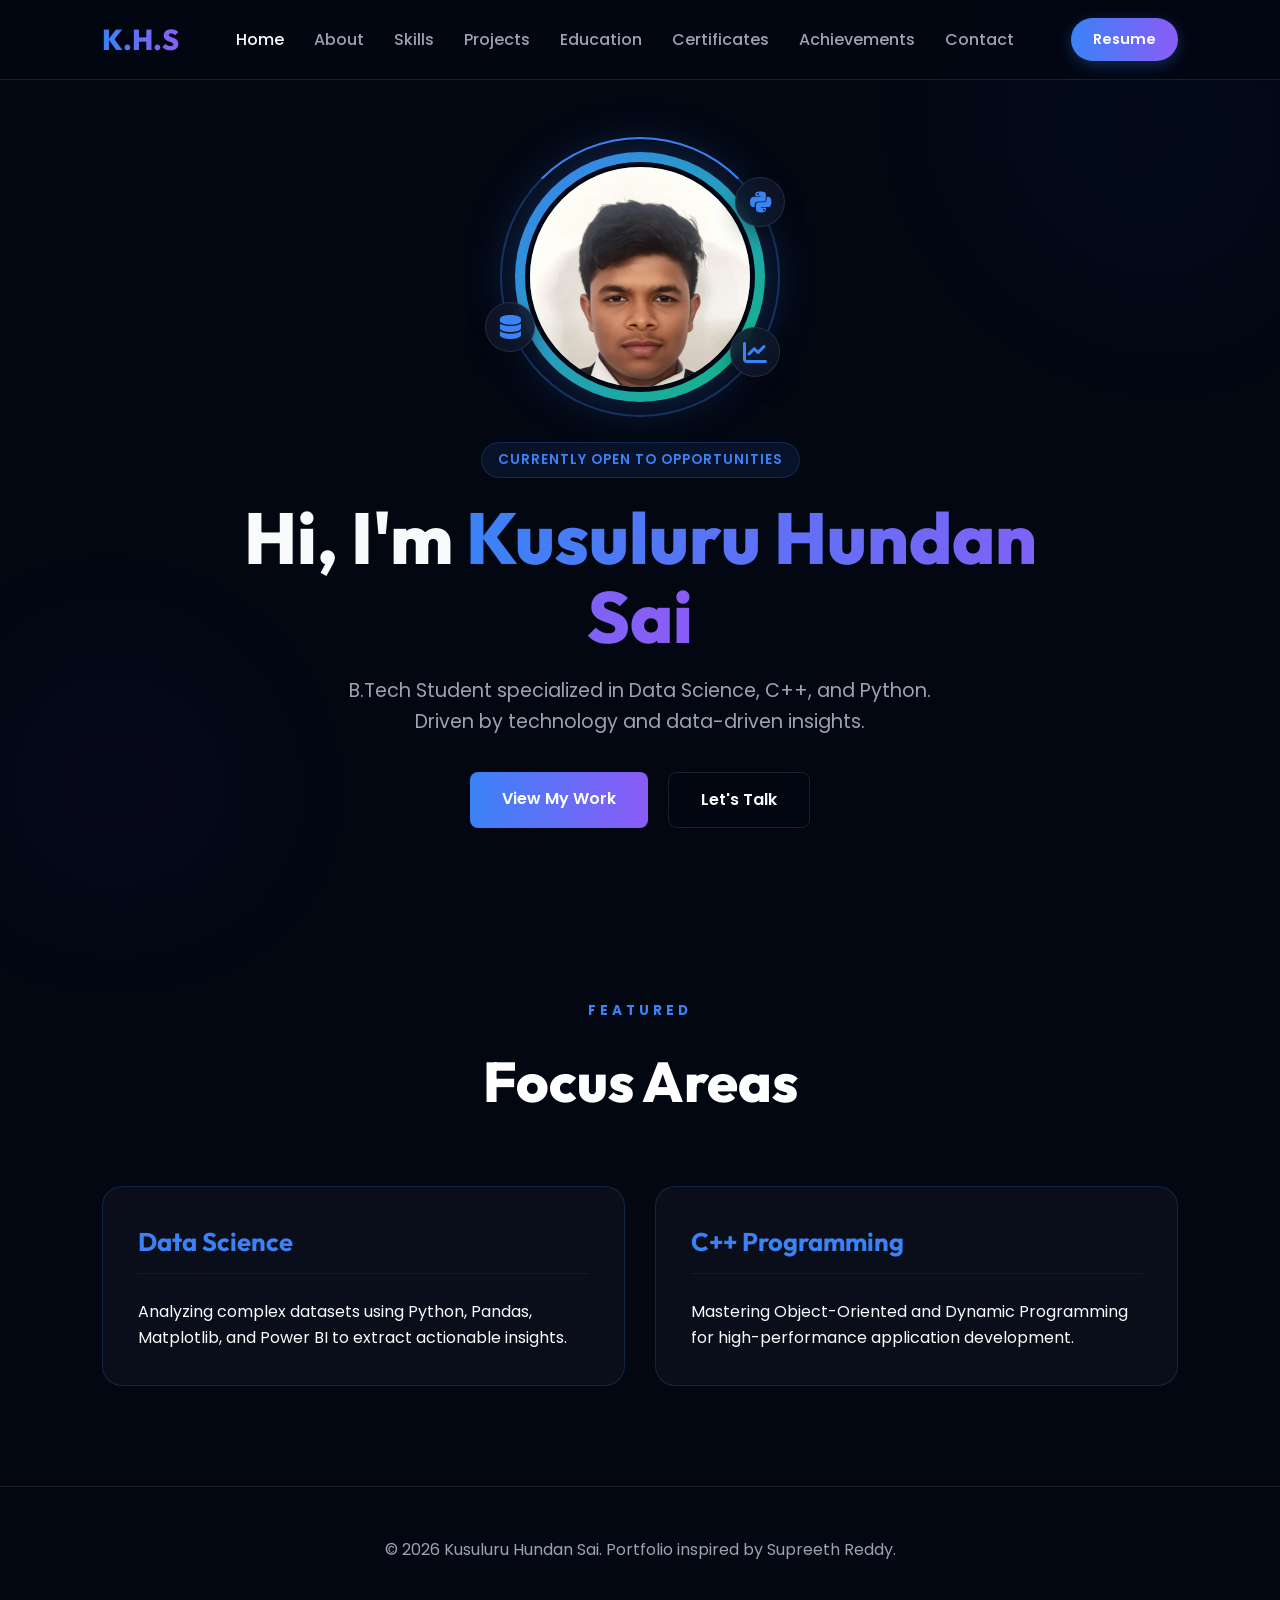
<file: index.html>
<!DOCTYPE html>
<html lang="en">

<head>
    <meta charset="UTF-8">
    <meta name="viewport" content="width=device-width, initial-scale=1.0">
    <title>Kusuluru Hundan Sai | Portfolio</title>
    <link rel="stylesheet" href="style.css">
    <link rel="stylesheet" href="https://cdnjs.cloudflare.com/ajax/libs/font-awesome/6.4.0/css/all.min.css">
    <link rel="stylesheet" href="https://unpkg.com/aos@next/dist/aos.css" />
</head>

<body>
    <div class="noise-overlay"></div>
    <div class="bg-blobs">
        <div class="blob blob-1"></div>
        <div class="blob blob-2"></div>
    </div>

    <nav>
        <div class="nav-logo">K.H.S</div>
        <div class="nav-links">
            <a href="index.html" class="active">Home</a>
            <a href="about.html">About</a>
            <a href="skills.html">Skills</a>
            <a href="projects.html">Projects</a>
            <a href="education.html">Education</a>
            <a href="certificates.html">Certificates</a>
            <a href="achievements.html">Achievements</a>
            <a href="contact.html">Contact</a>
        </div>
        <a href="resume.pdf" class="btn-resume" target="_blank">Resume</a>
    </nav>

    <header class="hero">
        <div class="hero-content" data-aos="fade-up">
            <div class="hero-image">
                <div class="orbit-ring"></div>
                <img src="assets/profile.png" alt="Kusuluru Hundan Sai">
                <div class="tech-bubble tb-1"><i class="fab fa-python"></i></div>
                <div class="tech-bubble tb-2"><i class="fas fa-database"></i></div>
                <div class="tech-bubble tb-3"><i class="fas fa-chart-line"></i></div>
            </div>
            <div class="hero-badge">Currently Open to Opportunities</div>
            <h1 class="hero-title">Hi, I'm <span>Kusuluru Hundan Sai</span></h1>
            <p class="hero-desc">B.Tech Student specialized in Data Science, C++, and Python. Driven by technology and
                data-driven insights.</p>
            <div class="hero-btns">
                <a href="projects.html" class="btn-primary">View My Work</a>
                <a href="contact.html" class="btn-secondary">Let's Talk</a>
            </div>
        </div>
    </header>

    <section class="highlights">
        <div class="section-head" data-aos="fade-up">
            <span class="section-tag">Featured</span>
            <h2 class="section-title">Focus Areas</h2>
        </div>
        <div class="skills-editorial-grid">
            <div class="skill-category-card" data-aos="fade-right">
                <h3 class="skill-cat-title">Data Science</h3>
                <p>Analyzing complex datasets using Python, Pandas, Matplotlib, and Power BI to extract actionable
                    insights.</p>
            </div>
            <div class="skill-category-card" data-aos="fade-left">
                <h3 class="skill-cat-title">C++ Programming</h3>
                <p>Mastering Object-Oriented and Dynamic Programming for high-performance application development.</p>
            </div>
        </div>
    </section>

    <footer>
        <p>&copy; 2026 Kusuluru Hundan Sai. Portfolio inspired by Supreeth Reddy.</p>
    </footer>

    <script src="https://unpkg.com/aos@next/dist/aos.js"></script>
    <script>
        AOS.init({ duration: 1000, once: true });
    </script>
</body>

</html>
</file>
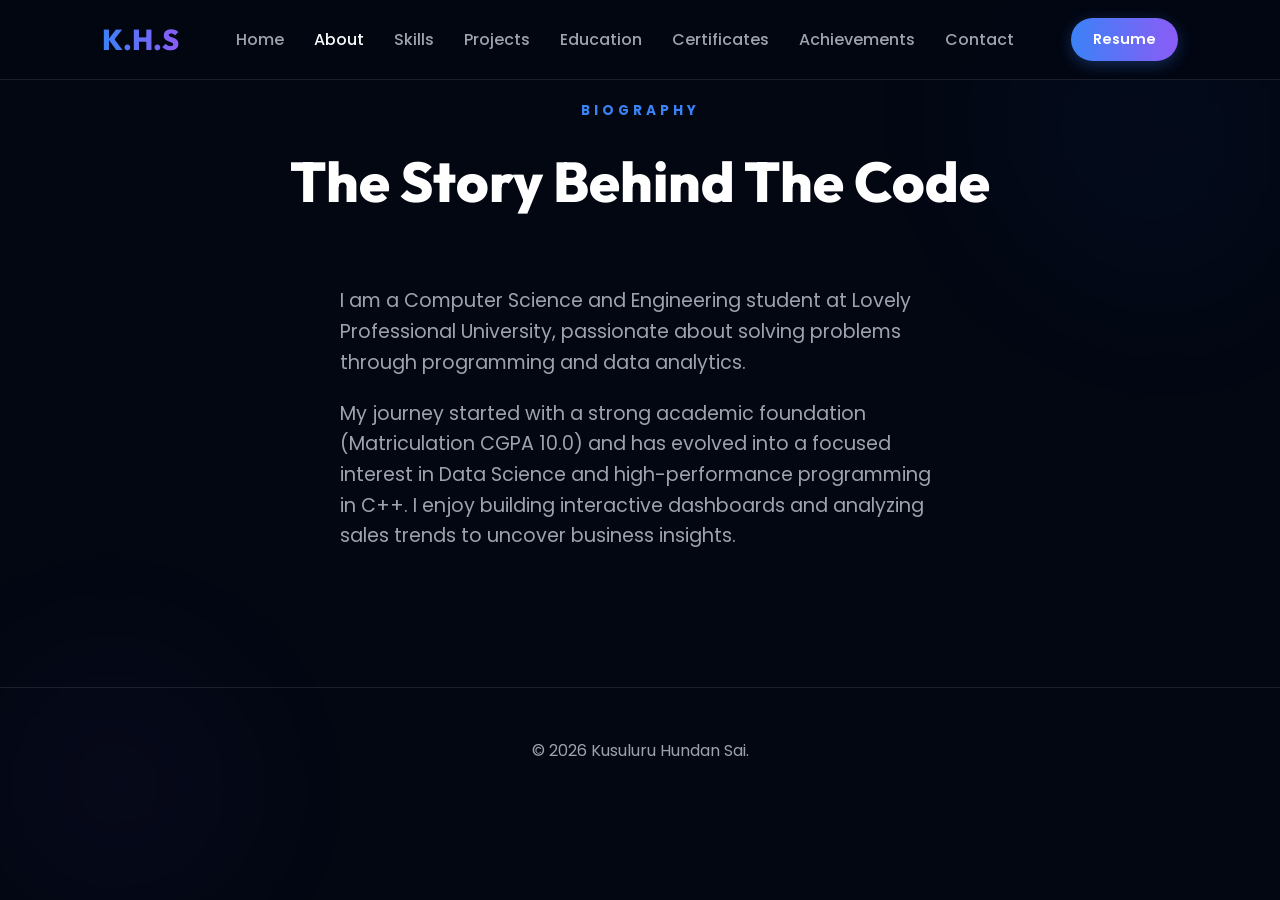
<file: about.html>
<!DOCTYPE html>
<html lang="en">

<head>
    <meta charset="UTF-8">
    <meta name="viewport" content="width=device-width, initial-scale=1.0">
    <title>About Me | Kusuluru Hundan Sai</title>
    <link rel="stylesheet" href="style.css">
    <link rel="stylesheet" href="https://cdnjs.cloudflare.com/ajax/libs/font-awesome/6.4.0/css/all.min.css">
    <link rel="stylesheet" href="https://unpkg.com/aos@next/dist/aos.css" />
</head>

<body>
    <div class="noise-overlay"></div>
    <div class="bg-blobs">
        <div class="blob blob-1"></div>
        <div class="blob blob-2"></div>
    </div>
    <nav>
        <div class="nav-logo">K.H.S</div>
        <div class="nav-links">
            <a href="index.html">Home</a>
            <a href="about.html" class="active">About</a>
            <a href="skills.html">Skills</a>
            <a href="projects.html">Projects</a>
            <a href="education.html">Education</a>
            <a href="certificates.html">Certificates</a>
            <a href="achievements.html">Achievements</a>
            <a href="contact.html">Contact</a>
        </div>
        <a href="resume.pdf" class="btn-resume" target="_blank">Resume</a>
    </nav>

    <section class="about-page">
        <div class="section-head" data-aos="fade-up">
            <span class="section-tag">Biography</span>
            <h2 class="section-title">The Story Behind The Code</h2>
        </div>
        <div class="hero-content" style="max-width: 900px; text-align: left; margin: 0 auto;" data-aos="fade-up">
            <p class="hero-desc" style="margin-bottom: 20px;">I am a Computer Science and Engineering student at Lovely
                Professional University, passionate about solving problems through programming and data analytics.</p>
            <p class="hero-desc">My journey started with a strong academic foundation (Matriculation CGPA 10.0) and has
                evolved into a focused interest in Data Science and high-performance programming in C++. I enjoy
                building interactive dashboards and analyzing sales trends to uncover business insights.</p>
        </div>
    </section>

    <footer>
        <p>&copy; 2026 Kusuluru Hundan Sai.</p>
    </footer>

    <script src="https://unpkg.com/aos@next/dist/aos.js"></script>
    <script>
        AOS.init({ duration: 1000, once: true });
    </script>
</body>

</html>
</file>
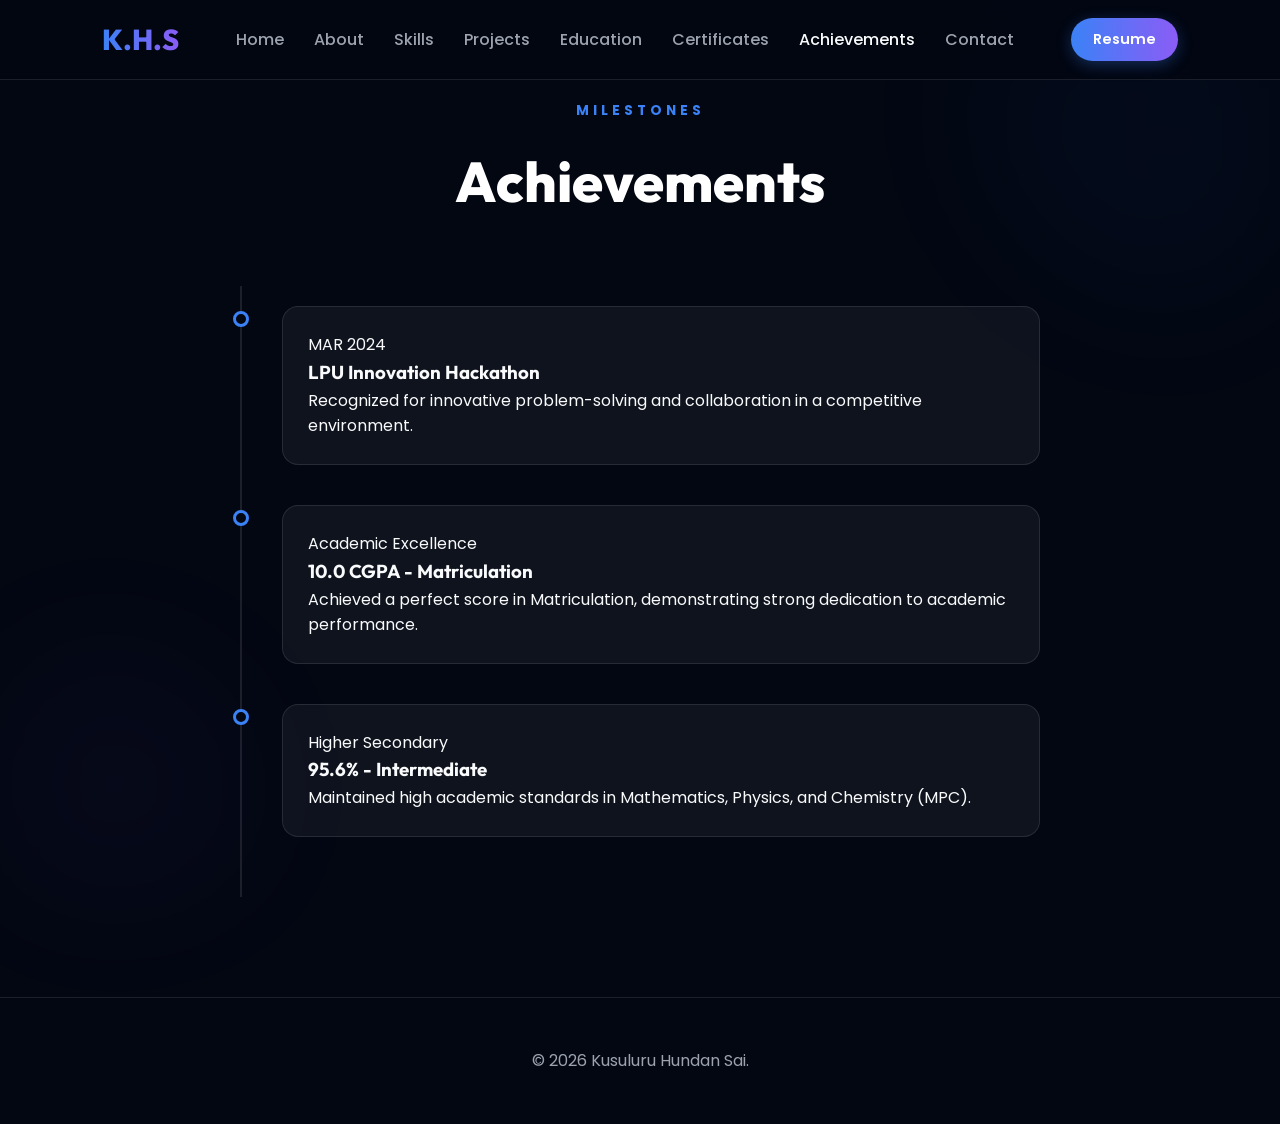
<file: achievements.html>
<!DOCTYPE html>
<html lang="en">

<head>
    <meta charset="UTF-8">
    <meta name="viewport" content="width=device-width, initial-scale=1.0">
    <title>Achievements | Kusuluru Hundan Sai</title>
    <link rel="stylesheet" href="style.css">
    <link rel="stylesheet" href="https://cdnjs.cloudflare.com/ajax/libs/font-awesome/6.4.0/css/all.min.css">
    <link rel="stylesheet" href="https://unpkg.com/aos@next/dist/aos.css" />
</head>

<body>
    <div class="noise-overlay"></div>
    <div class="bg-blobs">
        <div class="blob blob-1"></div>
        <div class="blob blob-2"></div>
    </div>
    <nav>
        <div class="nav-logo">K.H.S</div>
        <div class="nav-links">
            <a href="index.html">Home</a>
            <a href="about.html">About</a>
            <a href="skills.html">Skills</a>
            <a href="projects.html">Projects</a>
            <a href="education.html">Education</a>
            <a href="certificates.html">Certificates</a>
            <a href="achievements.html" class="active">Achievements</a>
            <a href="contact.html">Contact</a>
        </div>
        <a href="resume.pdf" class="btn-resume" target="_blank">Resume</a>
    </nav>

    <section class="achievements-page">
        <div class="section-head" data-aos="fade-up">
            <span class="section-tag">Milestones</span>
            <h2 class="section-title">Achievements</h2>
        </div>
        <div class="timeline-v2">
            <div class="timeline-v2-item" data-aos="fade-up">
                <div class="timeline-v2-marker"></div>
                <div class="timeline-v2-content">
                    <span class="timeline-v2-date">MAR 2024</span>
                    <h3>LPU Innovation Hackathon</h3>
                    <p>Recognized for innovative problem-solving and collaboration in a competitive environment.</p>
                </div>
            </div>
            <div class="timeline-v2-item" data-aos="fade-up" data-aos-delay="100">
                <div class="timeline-v2-marker"></div>
                <div class="timeline-v2-content">
                    <span class="timeline-v2-date">Academic Excellence</span>
                    <h3>10.0 CGPA - Matriculation</h3>
                    <p>Achieved a perfect score in Matriculation, demonstrating strong dedication to academic
                        performance.</p>
                </div>
            </div>
            <div class="timeline-v2-item" data-aos="fade-up" data-aos-delay="200">
                <div class="timeline-v2-marker"></div>
                <div class="timeline-v2-content">
                    <span class="timeline-v2-date">Higher Secondary</span>
                    <h3>95.6% - Intermediate</h3>
                    <p>Maintained high academic standards in Mathematics, Physics, and Chemistry (MPC).</p>
                </div>
            </div>
        </div>
    </section>

    <footer>
        <p>&copy; 2026 Kusuluru Hundan Sai.</p>
    </footer>

    <script src="https://unpkg.com/aos@next/dist/aos.js"></script>
    <script>
        AOS.init({ duration: 1000, once: true });
    </script>
</body>

</html>
</file>
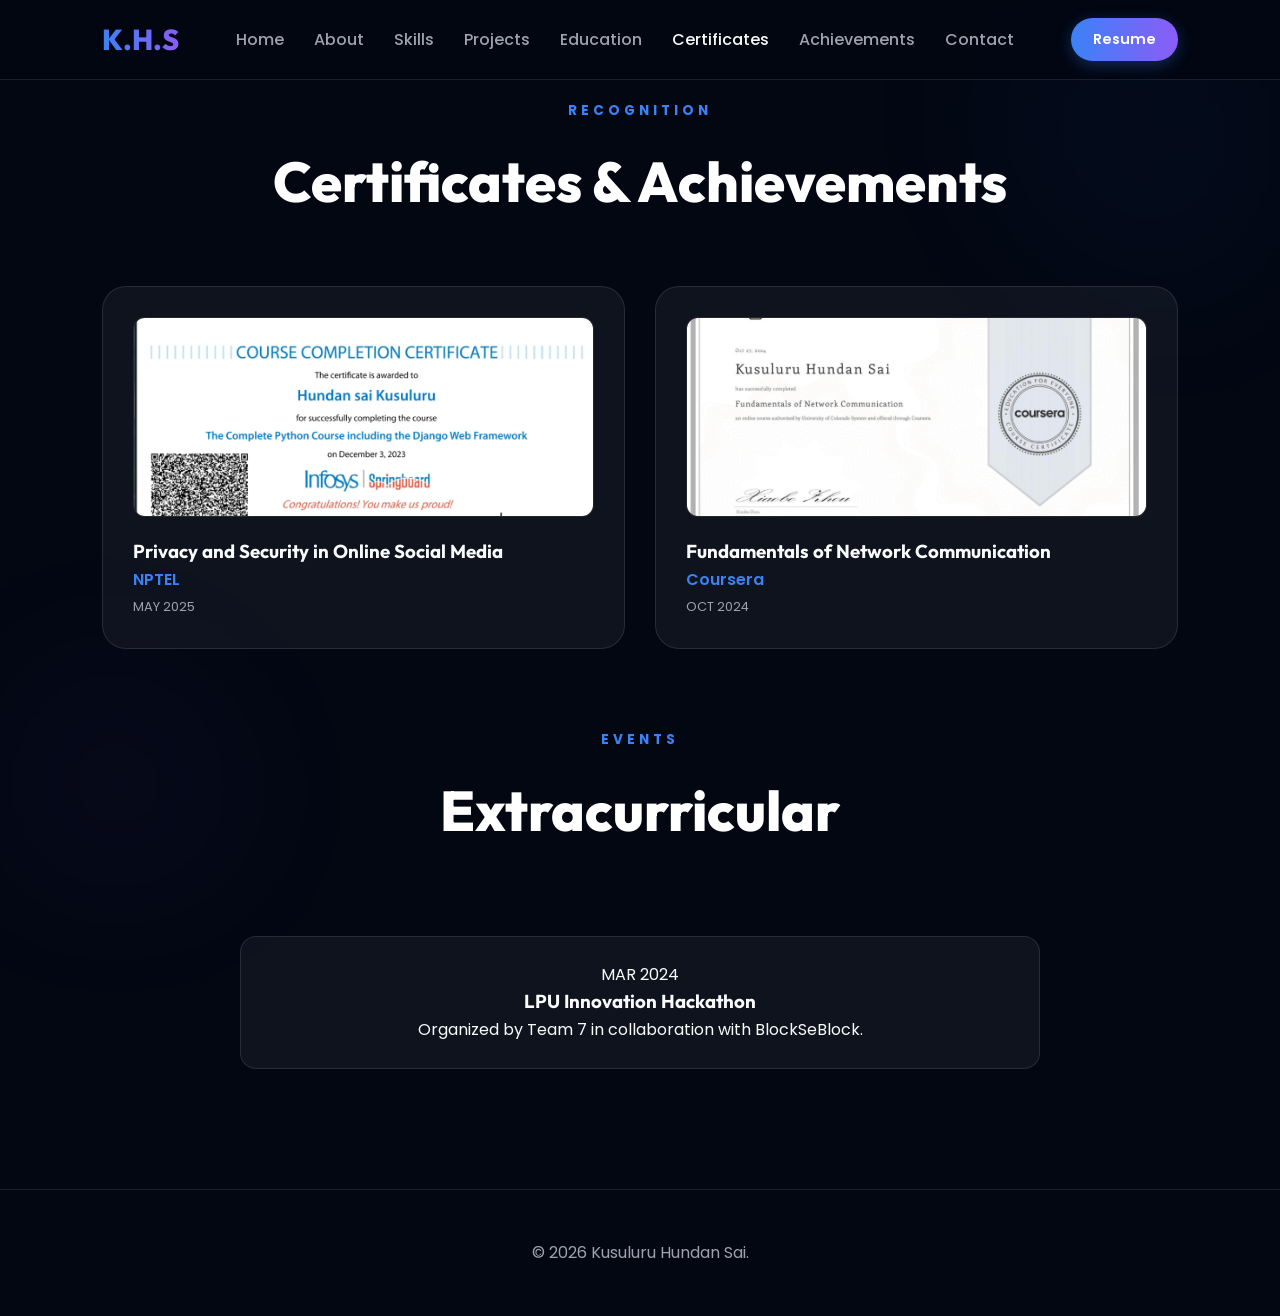
<file: certificates.html>
<!DOCTYPE html>
<html lang="en">

<head>
    <meta charset="UTF-8">
    <meta name="viewport" content="width=device-width, initial-scale=1.0">
    <title>Certificates | Kusuluru Hundan Sai</title>
    <link rel="stylesheet" href="style.css">
    <link rel="stylesheet" href="https://cdnjs.cloudflare.com/ajax/libs/font-awesome/6.4.0/css/all.min.css">
    <link rel="stylesheet" href="https://unpkg.com/aos@next/dist/aos.css" />
</head>

<body>
    <div class="noise-overlay"></div>
    <div class="bg-blobs">
        <div class="blob blob-1"></div>
        <div class="blob blob-2"></div>
    </div>
    <nav>
        <div class="nav-logo">K.H.S</div>
        <div class="nav-links">
            <a href="index.html">Home</a>
            <a href="about.html">About</a>
            <a href="skills.html">Skills</a>
            <a href="projects.html">Projects</a>
            <a href="education.html">Education</a>
            <a href="certificates.html" class="active">Certificates</a>
            <a href="achievements.html">Achievements</a>
            <a href="contact.html">Contact</a>
        </div>
        <a href="resume.pdf" class="btn-resume" target="_blank">Resume</a>
    </nav>

    <section class="certificates-page">
        <div class="section-head" data-aos="fade-up">
            <span class="section-tag">Recognition</span>
            <h2 class="section-title">Certificates & Achievements</h2>
        </div>
        <div class="projects-grid">
            <div class="project-card" data-aos="fade-up">
                <div class="card-img-container">
                    <img src="image copy.png" alt="NPTEL Certificate">
                </div>
                <h3>Privacy and Security in Online Social Media</h3>
                <p style="color: var(--primary-color); font-weight: 600;">NPTEL</p>
                <span style="font-size: 0.8rem; color: var(--text-muted);">MAY 2025</span>
            </div>
            <div class="project-card" data-aos="fade-up" data-aos-delay="100">
                <div class="card-img-container">
                    <img src="assets/cert-coursera.png" alt="Coursera Certificate">
                </div>
                <h3>Fundamentals of Network Communication</h3>
                <p style="color: var(--primary-color); font-weight: 600;">Coursera</p>
                <span style="font-size: 0.8rem; color: var(--text-muted);">OCT 2024</span>
            </div>
        </div>

        <div class="section-head" data-aos="fade-up" style="margin-top: 80px;">
            <span class="section-tag">Events</span>
            <h2 class="section-title">Extracurricular</h2>
        </div>
        <div class="timeline-v2" style="border-left: none;">
            <div class="timeline-v2-content" data-aos="zoom-in" style="text-align: center;">
                <span class="timeline-v2-date">MAR 2024</span>
                <h3>LPU Innovation Hackathon</h3>
                <p>Organized by Team 7 in collaboration with BlockSeBlock.</p>
            </div>
        </div>
    </section>

    <footer>
        <p>&copy; 2026 Kusuluru Hundan Sai.</p>
    </footer>

    <script src="https://unpkg.com/aos@next/dist/aos.js"></script>
    <script>
        AOS.init({ duration: 1000, once: true });
    </script>
</body>

</html>
</file>
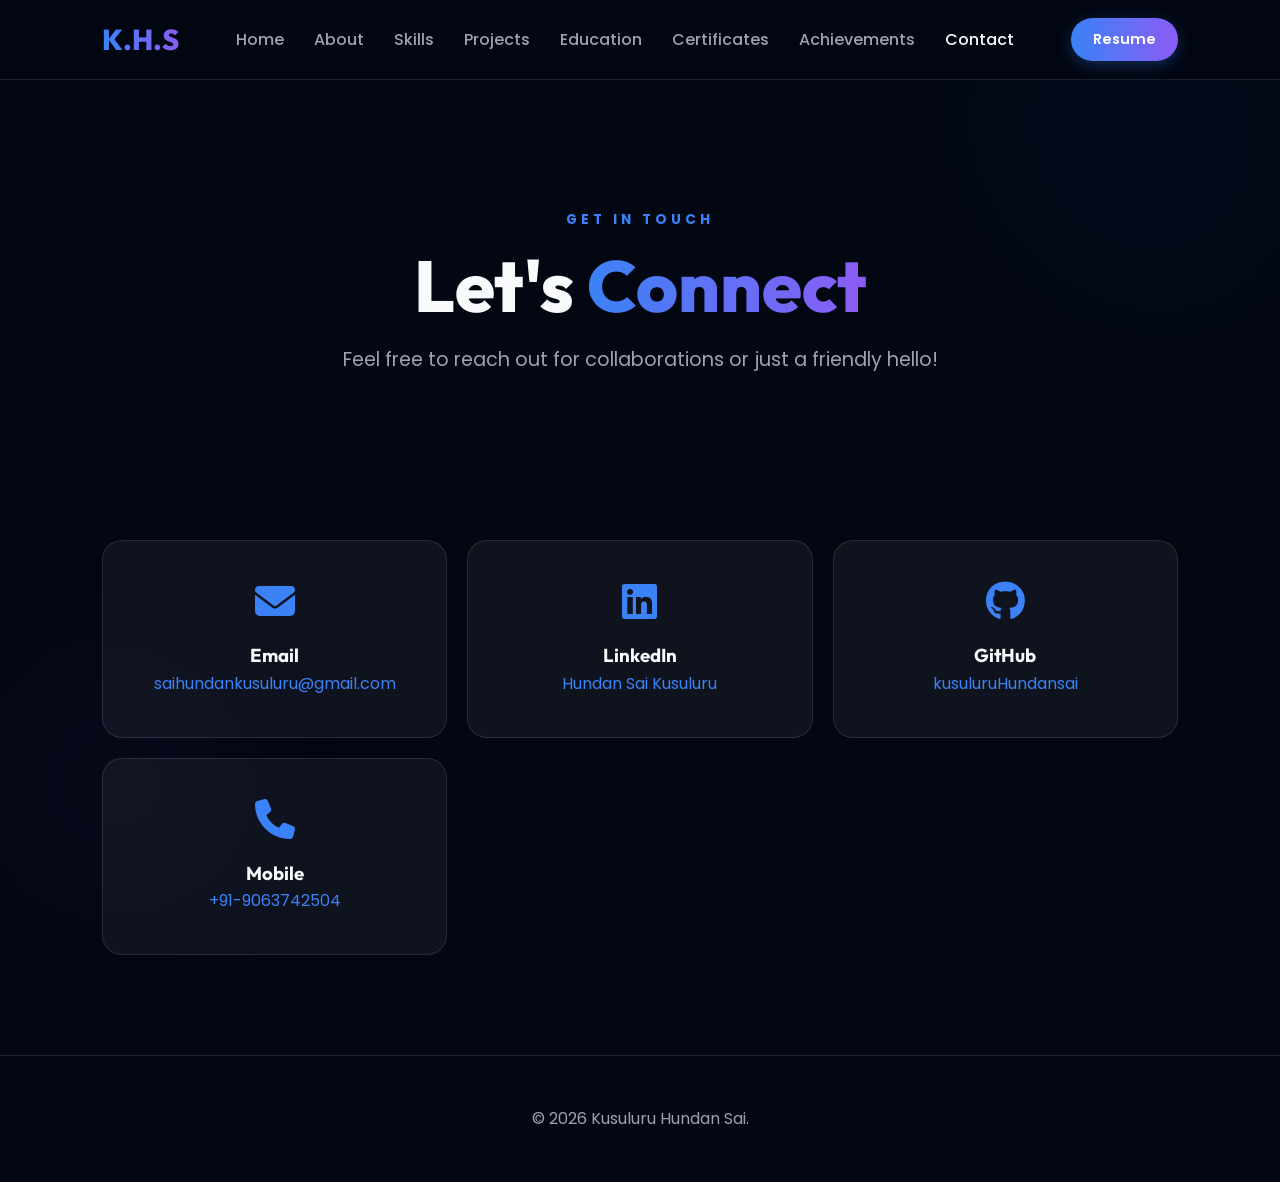
<file: contact.html>
<!DOCTYPE html>
<html lang="en">

<head>
    <meta charset="UTF-8">
    <meta name="viewport" content="width=device-width, initial-scale=1.0">
    <title>Contact Me | Kusuluru Hundan Sai</title>
    <link rel="stylesheet" href="style.css">
    <link rel="stylesheet" href="https://cdnjs.cloudflare.com/ajax/libs/font-awesome/6.4.0/css/all.min.css">
    <link rel="stylesheet" href="https://unpkg.com/aos@next/dist/aos.css" />
</head>

<body>
    <div class="noise-overlay"></div>
    <div class="bg-blobs">
        <div class="blob blob-1"></div>
        <div class="blob blob-2"></div>
    </div>
    <nav>
        <div class="nav-logo">K.H.S</div>
        <div class="nav-links">
            <a href="index.html">Home</a>
            <a href="about.html">About</a>
            <a href="skills.html">Skills</a>
            <a href="projects.html">Projects</a>
            <a href="education.html">Education</a>
            <a href="certificates.html">Certificates</a>
            <a href="achievements.html">Achievements</a>
            <a href="contact.html" class="active">Contact</a>
        </div>
        <a href="resume.pdf" class="btn-resume" target="_blank">Resume</a>
    </nav>

    <header class="hero" style="height: 60vh;">
        <div class="hero-content" data-aos="fade-up">
            <span class="section-tag">Get In Touch</span>
            <h1 class="hero-title">Let's <span>Connect</span></h1>
            <p class="hero-desc">Feel free to reach out for collaborations or just a friendly hello!</p>
        </div>
    </header>

    <section class="contact-featured-grid" style="padding-top: 0;">
        <a href="mailto:saihundankusuluru@gmail.com" class="contact-premium-card" data-aos="fade-up">
            <i class="fas fa-envelope"></i>
            <h3>Email</h3>
            <span style="color: var(--primary-color);">saihundankusuluru@gmail.com</span>
        </a>
        <a href="https://www.linkedin.com/in/hundansaikusuluru/" target="_blank" class="contact-premium-card"
            data-aos="fade-up" data-aos-delay="100">
            <i class="fab fa-linkedin"></i>
            <h3>LinkedIn</h3>
            <span style="color: var(--primary-color);">Hundan Sai Kusuluru</span>
        </a>
        <a href="https://github.com/kusuluruHundansai" target="_blank" class="contact-premium-card" data-aos="fade-up"
            data-aos-delay="200">
            <i class="fab fa-github"></i>
            <h3>GitHub</h3>
            <span style="color: var(--primary-color);">kusuluruHundansai</span>
        </a>
        <div class="contact-premium-card" data-aos="fade-up" data-aos-delay="300">
            <i class="fas fa-phone"></i>
            <h3>Mobile</h3>
            <span style="color: var(--primary-color);">+91-9063742504</span>
        </div>
    </section>

    <footer>
        <p>&copy; 2026 Kusuluru Hundan Sai.</p>
    </footer>

    <script src="https://unpkg.com/aos@next/dist/aos.js"></script>
    <script>
        AOS.init({ duration: 1000, once: true });
    </script>
</body>

</html>
</file>
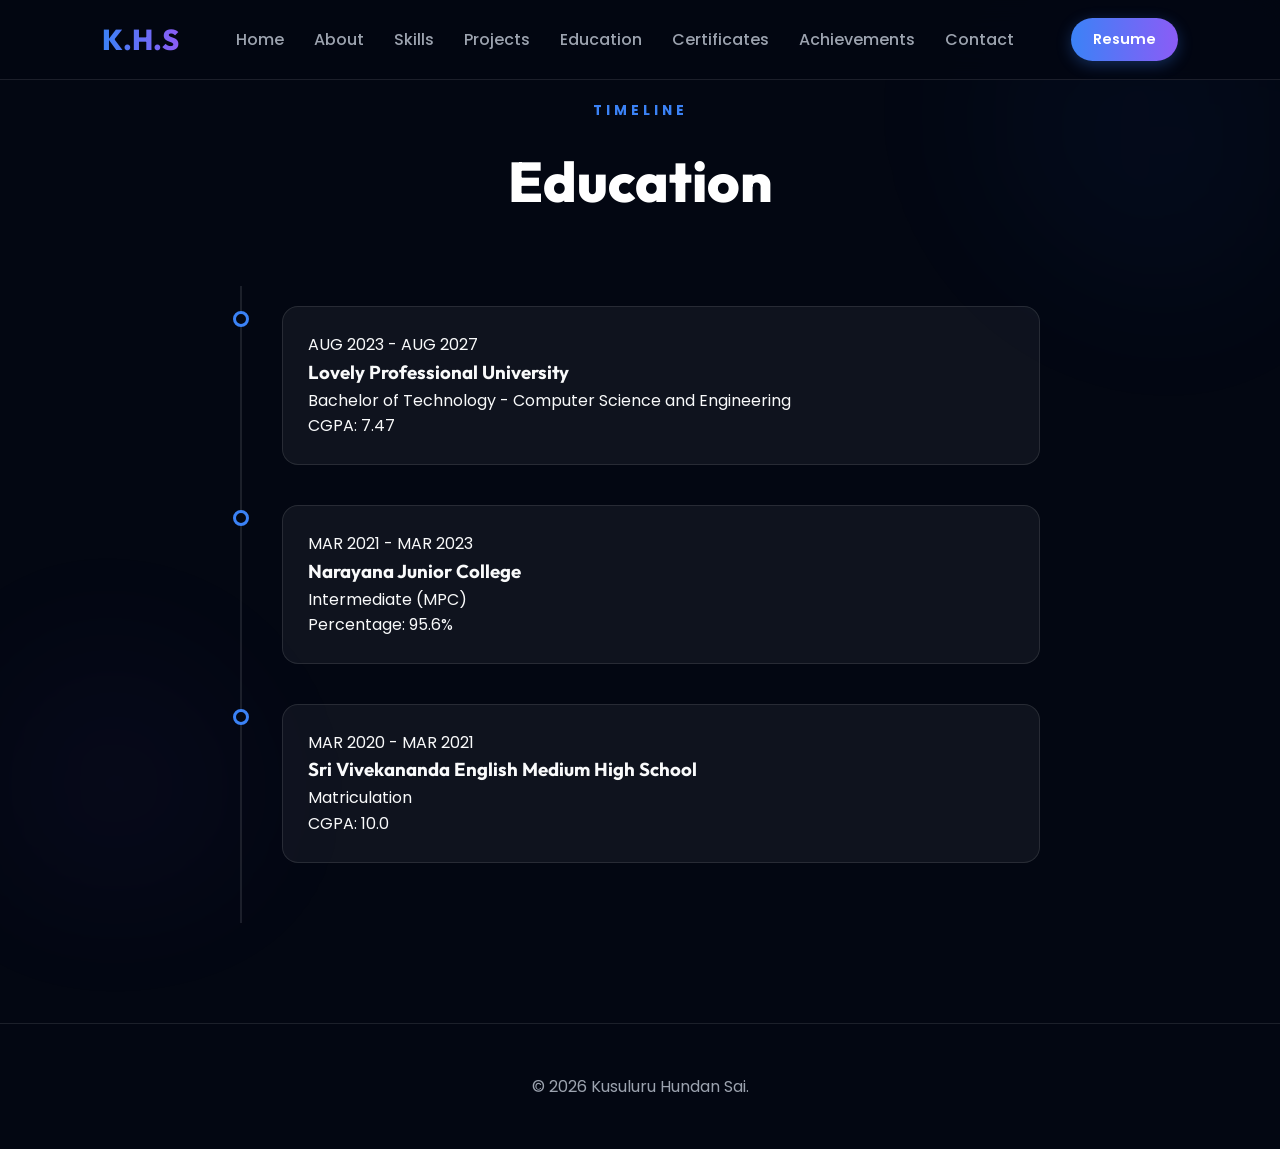
<file: education.html>
<!DOCTYPE html>
<html lang="en">

<head>
    <meta charset="UTF-8">
    <meta name="viewport" content="width=device-width, initial-scale=1.0">
    <title>Academic Journey | Kusuluru Hundan Sai</title>
    <link rel="stylesheet" href="style.css">
    <link rel="stylesheet" href="https://cdnjs.cloudflare.com/ajax/libs/font-awesome/6.4.0/css/all.min.css">
    <link rel="stylesheet" href="https://unpkg.com/aos@next/dist/aos.css" />
</head>

<body>
    <div class="noise-overlay"></div>
    <div class="bg-blobs">
        <div class="blob blob-1"></div>
        <div class="blob blob-2"></div>
    </div>
    <nav>
        <div class="nav-logo">K.H.S</div>
        <div class="nav-links">
            <a href="index.html">Home</a>
            <a href="about.html">About</a>
            <a href="skills.html">Skills</a>
            <a href="projects.html">Projects</a>
            <a href="education.html">Education</a>
            <a href="certificates.html">Certificates</a>
            <a href="achievements.html">Achievements</a>
            <a href="contact.html">Contact</a>
        </div>
        <a href="resume.pdf" class="btn-resume" target="_blank">Resume</a>
    </nav>

    <section class="education-page">
        <div class="section-head" data-aos="fade-up">
            <span class="section-tag">Timeline</span>
            <h2 class="section-title">Education</h2>
        </div>
        <div class="timeline-v2">
            <div class="timeline-v2-item" data-aos="fade-left">
                <div class="timeline-v2-marker"></div>
                <div class="timeline-v2-content">
                    <span class="timeline-v2-date">AUG 2023 - AUG 2027</span>
                    <h3>Lovely Professional University</h3>
                    <p>Bachelor of Technology - Computer Science and Engineering</p>
                    <div class="timeline-v2-score excellence">CGPA: 7.47</div>
                </div>
            </div>
            <div class="timeline-v2-item" data-aos="fade-left" data-aos-delay="100">
                <div class="timeline-v2-marker"></div>
                <div class="timeline-v2-content">
                    <span class="timeline-v2-date">MAR 2021 - MAR 2023</span>
                    <h3>Narayana Junior College</h3>
                    <p>Intermediate (MPC)</p>
                    <div class="timeline-v2-score">Percentage: 95.6%</div>
                </div>
            </div>
            <div class="timeline-v2-item" data-aos="fade-left" data-aos-delay="200">
                <div class="timeline-v2-marker"></div>
                <div class="timeline-v2-content">
                    <span class="timeline-v2-date">MAR 2020 - MAR 2021</span>
                    <h3>Sri Vivekananda English Medium High School</h3>
                    <p>Matriculation</p>
                    <div class="timeline-v2-score excellence">CGPA: 10.0</div>
                </div>
            </div>
        </div>
    </section>

    <footer>
        <p>&copy; 2026 Kusuluru Hundan Sai.</p>
    </footer>

    <script src="https://unpkg.com/aos@next/dist/aos.js"></script>
    <script>
        AOS.init({ duration: 1000, once: true });
    </script>
</body>

</html>
</file>
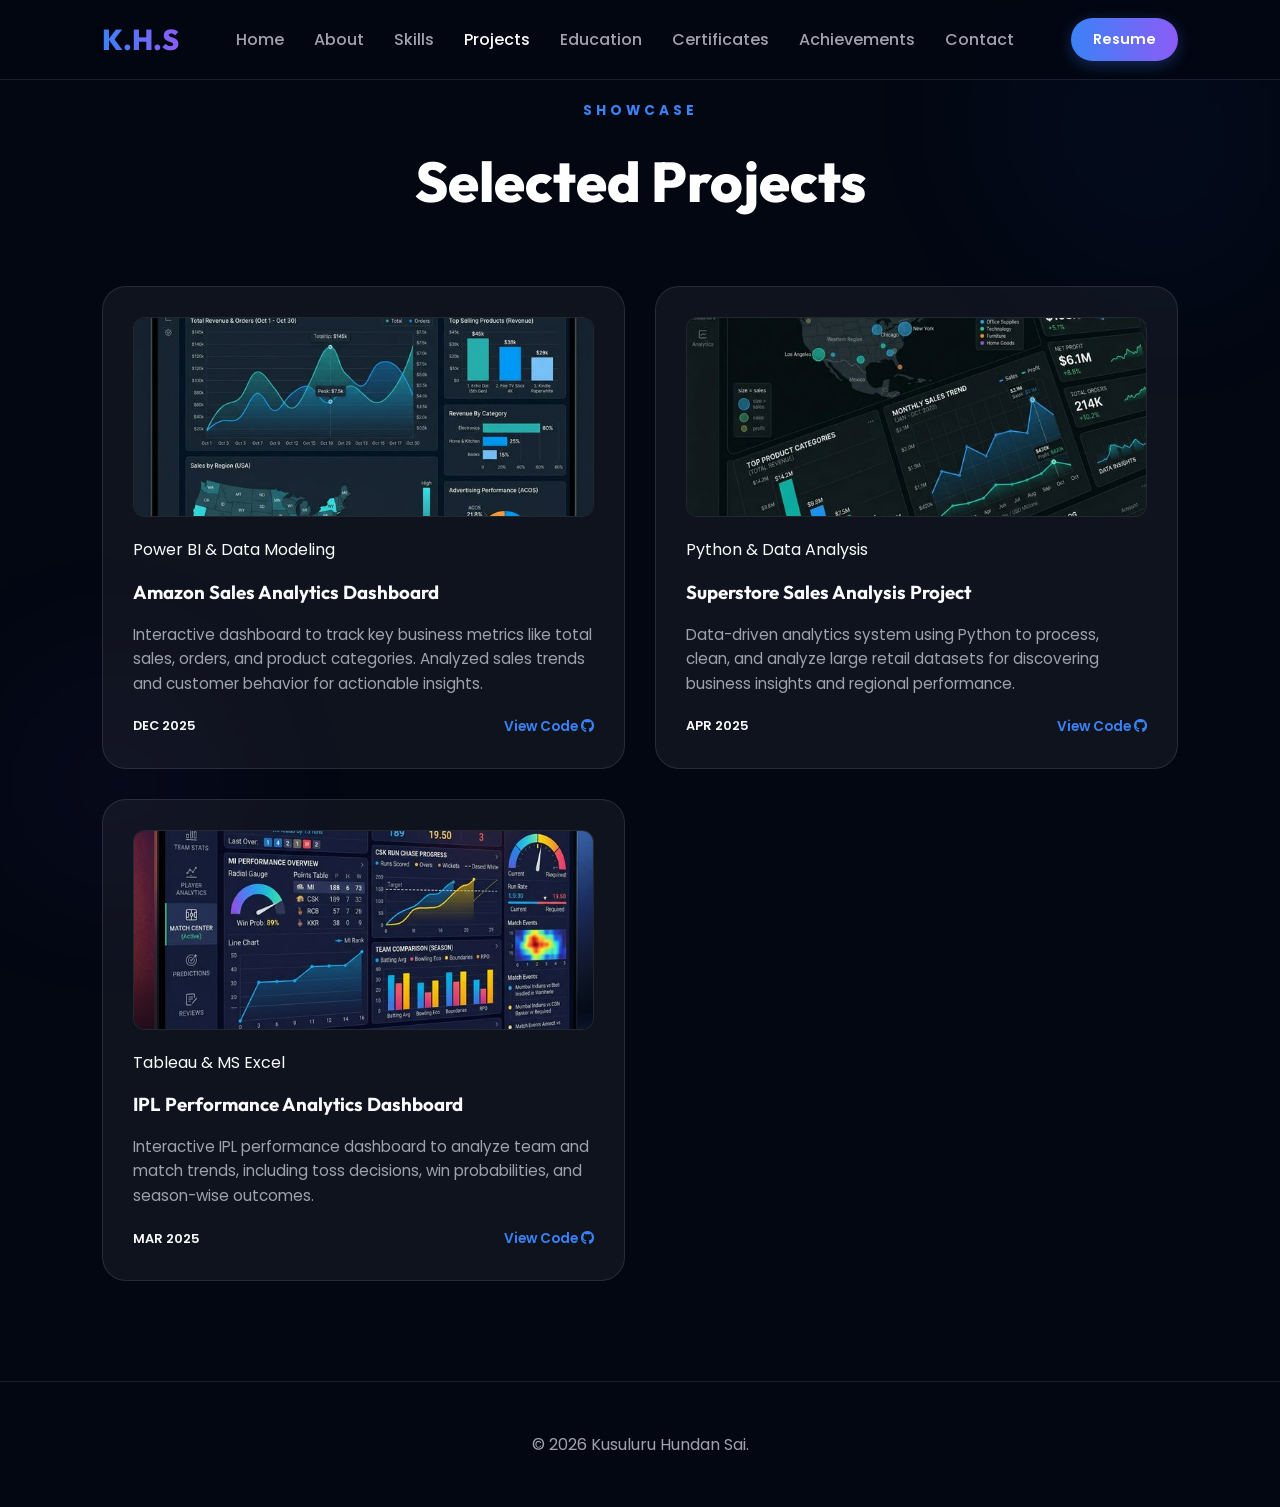
<file: projects.html>
<!DOCTYPE html>
<html lang="en">

<head>
    <meta charset="UTF-8">
    <meta name="viewport" content="width=device-width, initial-scale=1.0">
    <title>Projects Portfolio | Kusuluru Hundan Sai</title>
    <link rel="stylesheet" href="style.css">
    <link rel="stylesheet" href="https://cdnjs.cloudflare.com/ajax/libs/font-awesome/6.4.0/css/all.min.css">
    <link rel="stylesheet" href="https://unpkg.com/aos@next/dist/aos.css" />
</head>

<body>
    <div class="noise-overlay"></div>
    <div class="bg-blobs">
        <div class="blob blob-1"></div>
        <div class="blob blob-2"></div>
    </div>
    <nav>
        <div class="nav-logo">K.H.S</div>
        <div class="nav-links">
            <a href="index.html">Home</a>
            <a href="about.html">About</a>
            <a href="skills.html">Skills</a>
            <a href="projects.html" class="active">Projects</a>
            <a href="education.html">Education</a>
            <a href="certificates.html">Certificates</a>
            <a href="achievements.html">Achievements</a>
            <a href="contact.html">Contact</a>
        </div>
        <a href="resume.pdf" class="btn-resume" target="_blank">Resume</a>
    </nav>

    <section class="projects-page">
        <div class="section-head" data-aos="fade-up">
            <span class="section-tag">Showcase</span>
            <h2 class="section-title">Selected Projects</h2>
        </div>
        <div class="projects-grid">
            <div class="project-card" data-aos="fade-up">
                <div class="card-img-container">
                    <img src="assets/amazon.png" alt="Amazon Sales Dashboard">
                </div>
                <span class="project-category">Power BI & Data Modeling</span>
                <h3 style="margin: 15px 0;">Amazon Sales Analytics Dashboard</h3>
                <p style="color: var(--text-muted); font-size: 0.95rem;">Interactive dashboard to track key business
                    metrics like total sales, orders, and product categories. Analyzed sales trends and customer
                    behavior for actionable insights.</p>
                <div class="project-meta"
                    style="margin-top: 20px; display: flex; justify-content: space-between; align-items: center;">
                    <span style="font-size: 0.8rem; font-weight: 600;">DEC 2025</span>
                    <a href="https://github.com/kusuluruHundansai/amazon-sales-dashboar" target="_blank"
                        class="project-link"
                        style="color: var(--primary-color); font-size: 0.85rem; font-weight: 600;">View Code <i
                            class="fab fa-github"></i></a>
                </div>
            </div>
            <div class="project-card" data-aos="fade-up" data-aos-delay="100">
                <div class="card-img-container">
                    <img src="assets/superstore.png" alt="Superstore Sales Analysis">
                </div>
                <span class="project-category">Python & Data Analysis</span>
                <h3 style="margin: 15px 0;">Superstore Sales Analysis Project</h3>
                <p style="color: var(--text-muted); font-size: 0.95rem;">Data-driven analytics system using Python to
                    process, clean, and analyze large retail datasets for discovering business insights and regional
                    performance.</p>
                <div class="project-meta"
                    style="margin-top: 20px; display: flex; justify-content: space-between; align-items: center;">
                    <span style="font-size: 0.8rem; font-weight: 600;">APR 2025</span>
                    <a href="https://github.com/kusuluruHundansai/Superstore-Sales-Analysis-Project" target="_blank"
                        class="project-link"
                        style="color: var(--primary-color); font-size: 0.85rem; font-weight: 600;">View Code <i
                            class="fab fa-github"></i></a>
                </div>
            </div>
            <div class="project-card" data-aos="fade-up" data-aos-delay="200">
                <div class="card-img-container">
                    <img src="assets/ipl.png" alt="IPL Analytics">
                </div>
                <span class="project-category">Tableau & MS Excel</span>
                <h3 style="margin: 15px 0;">IPL Performance Analytics Dashboard</h3>
                <p style="color: var(--text-muted); font-size: 0.95rem;">Interactive IPL performance dashboard to
                    analyze team and match trends, including toss decisions, win probabilities, and season-wise
                    outcomes.</p>
                <div class="project-meta"
                    style="margin-top: 20px; display: flex; justify-content: space-between; align-items: center;">
                    <span style="font-size: 0.8rem; font-weight: 600;">MAR 2025</span>
                    <a href="https://github.com/kusuluruHundansai/-IPL-Performance-Analytics-Dashboard" target="_blank"
                        class="project-link"
                        style="color: var(--primary-color); font-size: 0.85rem; font-weight: 600;">View Code <i
                            class="fab fa-github"></i></a>
                </div>
            </div>
        </div>
    </section>

    <footer>
        <p>&copy; 2026 Kusuluru Hundan Sai.</p>
    </footer>

    <script src="https://unpkg.com/aos@next/dist/aos.js"></script>
    <script>
        AOS.init({ duration: 1000, once: true });
    </script>
</body>

</html>
</file>
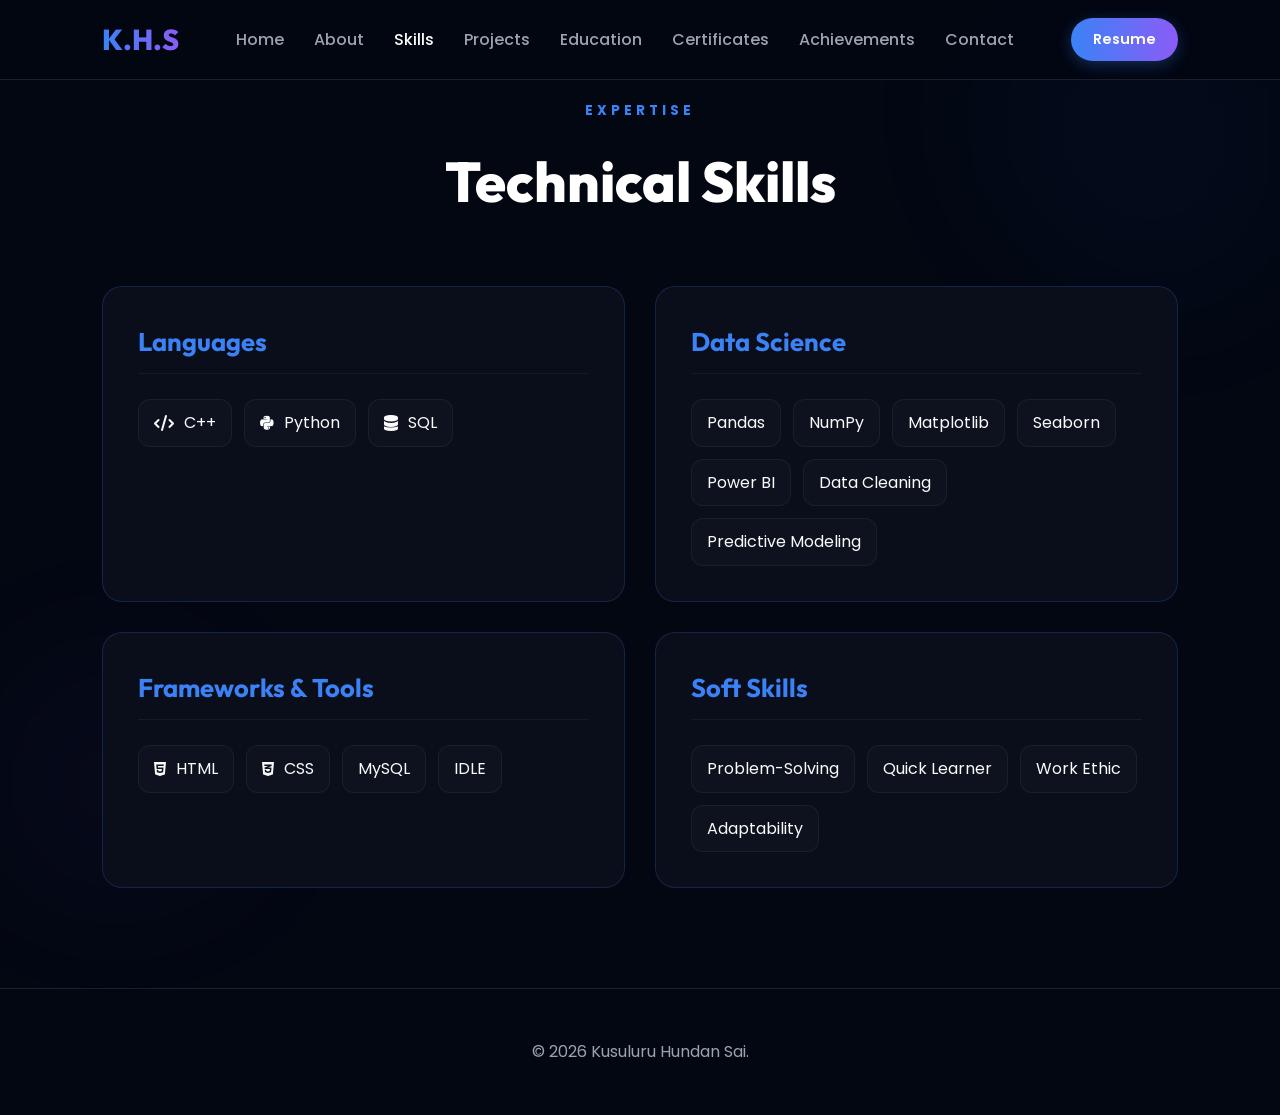
<file: skills.html>
<!DOCTYPE html>
<html lang="en">

<head>
    <meta charset="UTF-8">
    <meta name="viewport" content="width=device-width, initial-scale=1.0">
    <title>Technical Skills | Kusuluru Hundan Sai</title>
    <link rel="stylesheet" href="style.css">
    <link rel="stylesheet" href="https://cdnjs.cloudflare.com/ajax/libs/font-awesome/6.4.0/css/all.min.css">
    <link rel="stylesheet" href="https://unpkg.com/aos@next/dist/aos.css" />
</head>

<body>
    <div class="noise-overlay"></div>
    <div class="bg-blobs">
        <div class="blob blob-1"></div>
        <div class="blob blob-2"></div>
    </div>
    <nav>
        <div class="nav-logo">K.H.S</div>
        <div class="nav-links">
            <a href="index.html">Home</a>
            <a href="about.html">About</a>
            <a href="skills.html" class="active">Skills</a>
            <a href="projects.html">Projects</a>
            <a href="education.html">Education</a>
            <a href="certificates.html">Certificates</a>
            <a href="achievements.html">Achievements</a>
            <a href="contact.html">Contact</a>
        </div>
        <a href="resume.pdf" class="btn-resume" target="_blank">Resume</a>
    </nav>

    <section class="skills-page">
        <div class="section-head" data-aos="fade-up">
            <span class="section-tag">Expertise</span>
            <h2 class="section-title">Technical Skills</h2>
        </div>
        <div class="skills-editorial-grid">
            <div class="skill-category-card" data-aos="fade-up">
                <h3 class="skill-cat-title">Languages</h3>
                <div class="skills-items-inner">
                    <div class="skill-box"><i class="fas fa-code"></i><span>C++</span></div>
                    <div class="skill-box"><i class="fab fa-python"></i><span>Python</span></div>
                    <div class="skill-box"><i class="fas fa-database"></i><span>SQL</span></div>
                </div>
            </div>
            <div class="skill-category-card" data-aos="fade-up" data-aos-delay="100">
                <h3 class="skill-cat-title">Data Science</h3>
                <div class="skills-items-inner">
                    <div class="skill-box"><span>Pandas</span></div>
                    <div class="skill-box"><span>NumPy</span></div>
                    <div class="skill-box"><span>Matplotlib</span></div>
                    <div class="skill-box"><span>Seaborn</span></div>
                    <div class="skill-box"><span>Power BI</span></div>
                    <div class="skill-box"><span>Data Cleaning</span></div>
                    <div class="skill-box"><span>Predictive Modeling</span></div>
                </div>
            </div>
            <div class="skill-category-card" data-aos="fade-up" data-aos-delay="200">
                <h3 class="skill-cat-title">Frameworks & Tools</h3>
                <div class="skills-items-inner">
                    <div class="skill-box"><i class="fab fa-html5"></i><span>HTML</span></div>
                    <div class="skill-box"><i class="fab fa-css3-alt"></i><span>CSS</span></div>
                    <div class="skill-box"><span>MySQL</span></div>
                    <div class="skill-box"><span>IDLE</span></div>
                </div>
            </div>
            <div class="skill-category-card" data-aos="fade-up" data-aos-delay="300">
                <h3 class="skill-cat-title">Soft Skills</h3>
                <div class="skills-items-inner">
                    <div class="skill-box"><span>Problem-Solving</span></div>
                    <div class="skill-box"><span>Quick Learner</span></div>
                    <div class="skill-box"><span>Work Ethic</span></div>
                    <div class="skill-box"><span>Adaptability</span></div>
                </div>
            </div>
        </div>
    </section>

    <footer>
        <p>&copy; 2026 Kusuluru Hundan Sai.</p>
    </footer>

    <script src="https://unpkg.com/aos@next/dist/aos.js"></script>
    <script>
        AOS.init({ duration: 1000, once: true });
    </script>
</body>

</html>
</file>
<file: style.css>
@import url('https://fonts.googleapis.com/css2?family=Poppins:wght@300;400;500;600;700;800&family=Outfit:wght@300;400;500;600;700;800&display=swap');

:root {
    --primary-color: #3b82f6;
    --secondary-color: #8b5cf6;
    --accent-color: #10b981;
    --bg-dark: #030712;
    --bg-card: rgba(255, 255, 255, 0.05);
    --text-main: #f9fafb;
    --text-muted: #9ca3af;
    --gradient-hero: linear-gradient(135deg, #1e293b 0%, #0f172a 100%);
    --gradient-accent: linear-gradient(90deg, #3b82f6, #8b5cf6);
    --glass-border: rgba(255, 255, 255, 0.1);
    --glass-blur: blur(16px);
    --transition: all 0.5s cubic-bezier(0.16, 1, 0.3, 1);
}

/* --- Theme Effects & Backgrounds --- */
.noise-overlay {
    position: fixed;
    top: 0;
    left: 0;
    width: 100%;
    height: 100%;
    z-index: 9999;
    pointer-events: none;
    opacity: 0.03;
    background: url('https://grainy-gradients.vercel.app/noise.svg');
}

.grid-background {
    position: fixed;
    top: 0;
    left: 0;
    width: 100%;
    height: 100%;
    background-image:
        linear-gradient(rgba(59, 130, 246, 0.08) 1px, transparent 1px),
        linear-gradient(90deg, rgba(59, 130, 246, 0.08) 1px, transparent 1px);
    background-size: 60px 60px;
    mask-image: radial-gradient(circle at var(--cursor-x, 50%) var(--cursor-y, 50%), black 0%, transparent 40%);
    -webkit-mask-image: radial-gradient(circle at var(--cursor-x, 50%) var(--cursor-y, 50%), black 0%, transparent 40%);
    z-index: -2;
    pointer-events: none;
    transition: mask-image 0.1s ease;
}

.bg-blobs {
    position: fixed;
    top: 0;
    left: 0;
    width: 100%;
    height: 100%;
    z-index: -1;
    overflow: hidden;
    filter: blur(80px);
    opacity: 0.3;
    pointer-events: none;
}

.blob {
    position: absolute;
    border-radius: 50%;
    background: var(--gradient-accent);
    filter: blur(40px);
    animation: blob-float 20s infinite alternate;
}

.blob-1 {
    width: 400px;
    height: 400px;
    top: -100px;
    right: -100px;
    background: rgba(59, 130, 246, 0.15);
}

.blob-2 {
    width: 300px;
    height: 300px;
    bottom: -50px;
    left: -50px;
    background: rgba(139, 92, 246, 0.15);
    animation-delay: -5s;
}

@keyframes blob-float {
    0% {
        transform: translate(0, 0) scale(1);
    }

    100% {
        transform: translate(100px, 50px) scale(1.1);
    }
}

/* --- Hero Animations --- */
@keyframes float {

    0%,
    100% {
        transform: translateY(0);
    }

    50% {
        transform: translateY(-20px);
    }
}

@keyframes gradient-move {
    0% {
        background-position: 0% 50%;
    }

    50% {
        background-position: 100% 50%;
    }

    100% {
        background-position: 0% 50%;
    }
}

@keyframes pulse-glow {
    0% {
        box-shadow: 0 0 0 0 rgba(59, 130, 246, 0.4);
    }

    70% {
        box-shadow: 0 0 0 15px rgba(59, 130, 246, 0);
    }

    100% {
        box-shadow: 0 0 0 0 rgba(59, 130, 246, 0);
    }
}

* {
    margin: 0;
    padding: 0;
    box-sizing: border-box;
    scroll-behavior: smooth;
}

body {
    font-family: 'Poppins', sans-serif;
    background-color: var(--bg-dark);
    color: var(--text-main);
    overflow-x: hidden;
    line-height: 1.6;
}

h1,
h2,
h3,
.nav-logo {
    font-family: 'Outfit', sans-serif;
}

a {
    text-decoration: none;
    color: inherit;
    transition: var(--transition);
}

ul {
    list-style: none;
}

/* Custom Scrollbar */
::-webkit-scrollbar {
    width: 10px;
}

::-webkit-scrollbar-track {
    background: var(--bg-dark);
}

::-webkit-scrollbar-thumb {
    background: #334155;
    border-radius: 10px;
}

::-webkit-scrollbar-thumb:hover {
    background: #475569;
}

/* --- Navigation --- */
nav {
    position: fixed;
    top: 0;
    width: 100%;
    height: 80px;
    display: flex;
    justify-content: space-between;
    align-items: center;
    padding: 0 8%;
    background: rgba(3, 7, 18, 0.8);
    backdrop-filter: var(--glass-blur);
    z-index: 1000;
    border-bottom: 1px solid var(--glass-border);
}

.nav-logo {
    font-size: 1.8rem;
    font-weight: 800;
    background: var(--gradient-accent);
    -webkit-background-clip: text;
    background-clip: text;
    -webkit-text-fill-color: transparent;
}

.nav-links {
    display: flex;
    gap: 30px;
}

.nav-links a {
    font-weight: 500;
    color: var(--text-muted);
}

.nav-links a:hover,
.nav-links a.active {
    color: var(--text-main);
}

.hero-image {
    position: relative;
    width: 250px;
    height: 250px;
    margin: 0 auto 40px;
    border-radius: 50%;
    padding: 10px;
    background: linear-gradient(135deg, var(--primary-color), var(--accent-color));
    box-shadow: 0 0 50px rgba(59, 130, 246, 0.3);
    z-index: 5;
}

.hero-image img {
    width: 100%;
    height: 100%;
    object-fit: cover;
    object-position: center 35%;
    border-radius: 50%;
    border: 5px solid var(--bg-dark);
    position: relative;
    z-index: 2;
}

.orbit-ring {
    position: absolute;
    top: -15px;
    left: -15px;
    right: -15px;
    bottom: -15px;
    border: 2px solid rgba(59, 130, 246, 0.3);
    border-radius: 50%;
    border-top-color: var(--primary-color);
    animation: rotate 10s linear infinite;
    z-index: 1;
}

@keyframes rotate {
    from {
        transform: rotate(0deg);
    }

    to {
        transform: rotate(360deg);
    }
}

.tech-bubble {
    position: absolute;
    width: 50px;
    height: 50px;
    background: rgba(15, 23, 42, 0.8);
    backdrop-filter: blur(10px);
    border: 1px solid var(--glass-border);
    border-radius: 50%;
    display: flex;
    align-items: center;
    justify-content: center;
    color: var(--primary-color);
    font-size: 1.5rem;
    z-index: 10;
    box-shadow: 0 10px 20px rgba(0, 0, 0, 0.3);
    animation: bubble-float 4s ease-in-out infinite;
}

.tb-1 {
    top: 10%;
    right: -20px;
    animation-delay: 0s;
}

.tb-2 {
    bottom: 20%;
    left: -30px;
    animation-delay: 1s;
}

.tb-3 {
    bottom: 10%;
    right: -15px;
    animation-delay: 2s;
}

@keyframes bubble-float {

    0%,
    100% {
        transform: translateY(0) scale(1);
    }

    50% {
        transform: translateY(-15px) scale(1.1);
    }
}

.hero-badge {
    background: rgba(59, 130, 246, 0.1);
    border: 1px solid rgba(59, 130, 246, 0.2);
    color: var(--primary-color);
    padding: 6px 16px;
    border-radius: 50px;
    font-size: 0.85rem;
    font-weight: 600;
    display: inline-block;
    margin-bottom: 20px;
    letter-spacing: 1px;
    text-transform: uppercase;
}

.btn-resume {
    padding: 10px 22px;
    border-radius: 50px;
    background: var(--gradient-accent);
    color: white;
    font-weight: 600;
    font-size: 0.9rem;
    box-shadow: 0 4px 15px rgba(59, 130, 246, 0.3);
    transition: transform 0.3s cubic-bezier(0.16, 1, 0.3, 1);
}

.btn-resume:hover {
    transform: scale(1.05);
}

/* --- Hero Section --- */
.hero {
    height: 100vh;
    display: flex;
    align-items: center;
    justify-content: center;
    padding: 0 8%;
    padding-top: 80px; /* offset for fixed navbar */
    position: relative;
    overflow: hidden;
}

.hero-content {
    max-width: 800px;
    text-align: center;
    z-index: 10;
}

.hero-title {
    font-size: clamp(2.5rem, 8vw, 4.5rem);
    margin-bottom: 20px;
    line-height: 1.1;
    font-weight: 800;
}

.hero-title span {
    background: linear-gradient(90deg, #3b82f6, #8b5cf6, #10b981, #3b82f6);
    background-size: 300% 300%;
    -webkit-background-clip: text;
    background-clip: text;
    -webkit-text-fill-color: transparent;
    animation: gradient-move 8s ease infinite;
}

.hero-desc {
    font-size: clamp(1rem, 3vw, 1.2rem);
    color: var(--text-muted);
    margin-bottom: 35px;
    max-width: 600px;
    margin-left: auto;
    margin-right: auto;
}

.hero-btns {
    display: flex;
    gap: 20px;
    justify-content: center;
}

.btn-primary {
    padding: 14px 32px;
    background: var(--gradient-accent);
    color: white;
    border-radius: 8px;
    font-weight: 600;
}

.btn-secondary {
    padding: 14px 32px;
    border: 1px solid var(--glass-border);
    backdrop-filter: var(--glass-blur);
    border-radius: 8px;
    font-weight: 600;
}

/* --- Global Section Styles --- */
section {
    padding: 100px 8%;
}

.section-head {
    margin-bottom: 60px;
    text-align: center;
}

.section-tag {
    color: var(--primary-color);
    font-weight: 700;
    text-transform: uppercase;
    font-size: 0.85rem;
    letter-spacing: 4px;
    display: block;
    margin-bottom: 15px;
}

.section-title {
    font-size: clamp(2.5rem, 6vw, 3.5rem);
    font-weight: 800;
    color: #fff;
}

/* --- Skills Editorial --- */
.skills-editorial-grid {
    display: grid;
    grid-template-columns: repeat(auto-fit, minmax(400px, 1fr));
    gap: 30px;
}

.skill-category-card {
    background: #0a0e1a;
    border: 1px solid rgba(59, 130, 246, 0.2);
    border-radius: 20px;
    padding: 35px;
}

.skill-cat-title {
    font-size: 1.6rem;
    color: var(--primary-color);
    margin-bottom: 25px;
    border-bottom: 1px solid rgba(255, 255, 255, 0.05);
    padding-bottom: 10px;
}

.skills-items-inner {
    display: flex;
    flex-wrap: wrap;
    gap: 12px;
}

.skill-box {
    background: rgba(255, 255, 255, 0.02);
    border: 1px solid rgba(255, 255, 255, 0.05);
    border-radius: 12px;
    padding: 10px 15px;
    display: flex;
    align-items: center;
    gap: 10px;
    transition: var(--transition);
}

.skill-box:hover {
    background: rgba(59, 130, 246, 0.1);
    transform: translateY(-5px);
}

/* --- Projects Grid --- */
.projects-grid {
    display: grid;
    grid-template-columns: repeat(auto-fit, minmax(350px, 1fr));
    gap: 30px;
}

.project-card {
    background: var(--bg-card);
    border-radius: 24px;
    padding: 30px;
    border: 1px solid var(--glass-border);
    transition: var(--transition);
}

.project-card:hover {
    border-color: var(--primary-color);
    transform: translateY(-10px);
}

.card-img-container {
    height: 200px;
    margin-bottom: 20px;
    border-radius: 12px;
    overflow: hidden;
    position: relative;
    border: 1px solid var(--glass-border);
    background: rgba(0, 0, 0, 0.2);
}

.card-img-container img {
    width: 100%;
    height: 100%;
    object-fit: cover;
    transition: transform 0.5s ease;
}

.project-card:hover .card-img-container img {
    transform: scale(1.1);
}

/* --- Education Timeline --- */
.timeline-v2 {
    border-left: 2px solid var(--glass-border);
    max-width: 800px;
    margin: 0 auto;
    padding: 20px 0;
}

.timeline-v2-item {
    position: relative;
    margin-bottom: 40px;
    padding-left: 40px;
}

.timeline-v2-marker {
    position: absolute;
    left: -9px;
    top: 5px;
    width: 16px;
    height: 16px;
    background: var(--bg-dark);
    border: 3px solid var(--primary-color);
    border-radius: 50%;
}

.timeline-v2-content {
    background: var(--bg-card);
    padding: 25px;
    border-radius: 16px;
    border: 1px solid var(--glass-border);
}

/* --- Contact --- */
.contact-featured-grid {
    display: grid;
    grid-template-columns: repeat(auto-fit, minmax(280px, 1fr));
    gap: 20px;
}

.contact-premium-card {
    background: var(--bg-card);
    padding: 40px 30px;
    border-radius: 20px;
    border: 1px solid var(--glass-border);
    text-align: center;
    transition: var(--transition);
}

.contact-premium-card:hover {
    transform: translateY(-10px);
    border-color: var(--primary-color);
}

.contact-premium-card i {
    font-size: 2.5rem;
    color: var(--primary-color);
    margin-bottom: 20px;
}

footer {
    padding: 50px 8%;
    border-top: 1px solid var(--glass-border);
    text-align: center;
    color: var(--text-muted);
}

/* --- Responsive Media Queries --- */
@media (max-width: 992px) {
    nav {
        padding: 0 5%;
    }

    .nav-links {
        display: none;
        /* simple mobile nav for now, or could change to burger */
    }

    .hero-title {
        font-size: 3rem;
    }
}

@media (max-width: 768px) {
    section {
        padding: 60px 5%;
    }

    .hero {
        padding: 0 5%;
    }

    .hero-btns {
        flex-direction: column;
        width: 100%;
        max-width: 300px;
        margin: 0 auto;
    }

    .skills-editorial-grid {
        grid-template-columns: 1fr;
    }

    .projects-grid {
        grid-template-columns: 1fr;
    }
}

@media (max-width: 480px) {
    .nav-logo {
        font-size: 1.4rem;
    }

    .hero-title {
        font-size: 2.2rem;
    }

    .section-title {
        font-size: 2rem;
    }

    .hero-image {
        width: 200px;
        height: 200px;
    }
}
</file>
